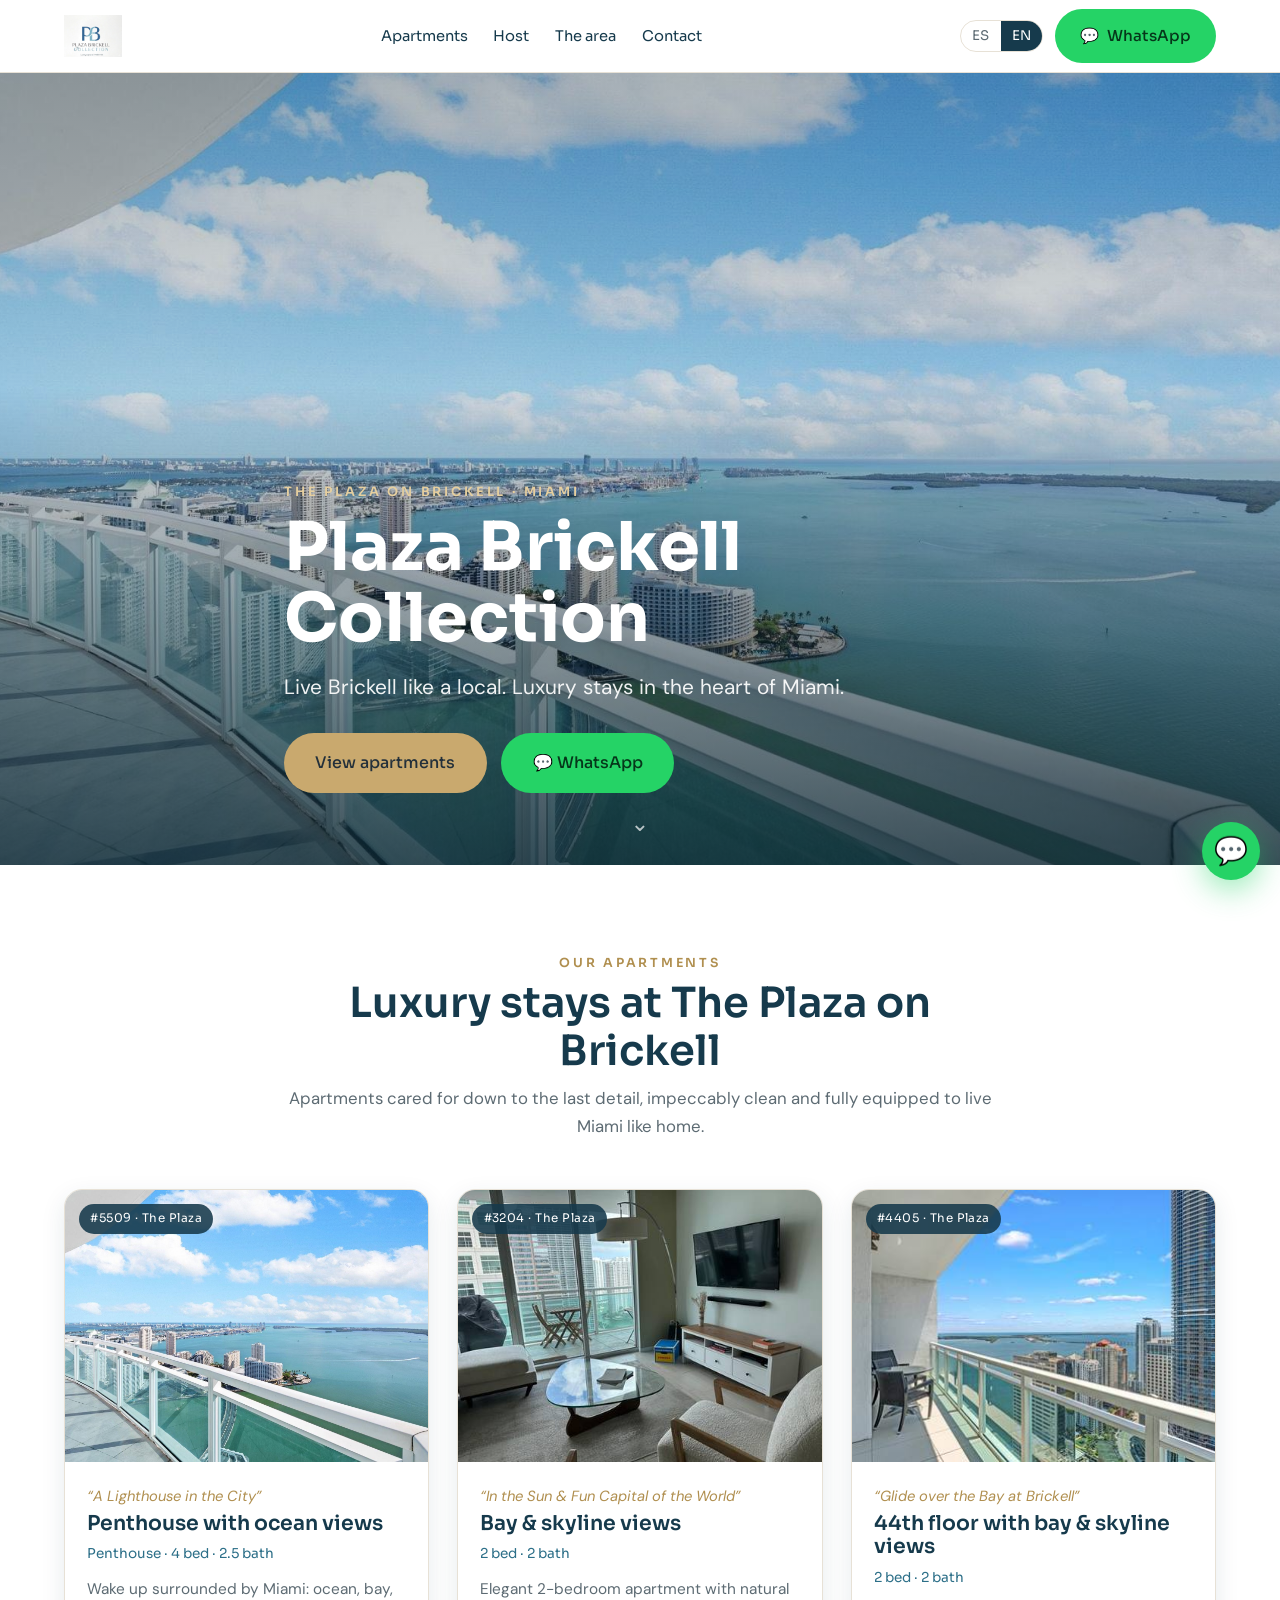
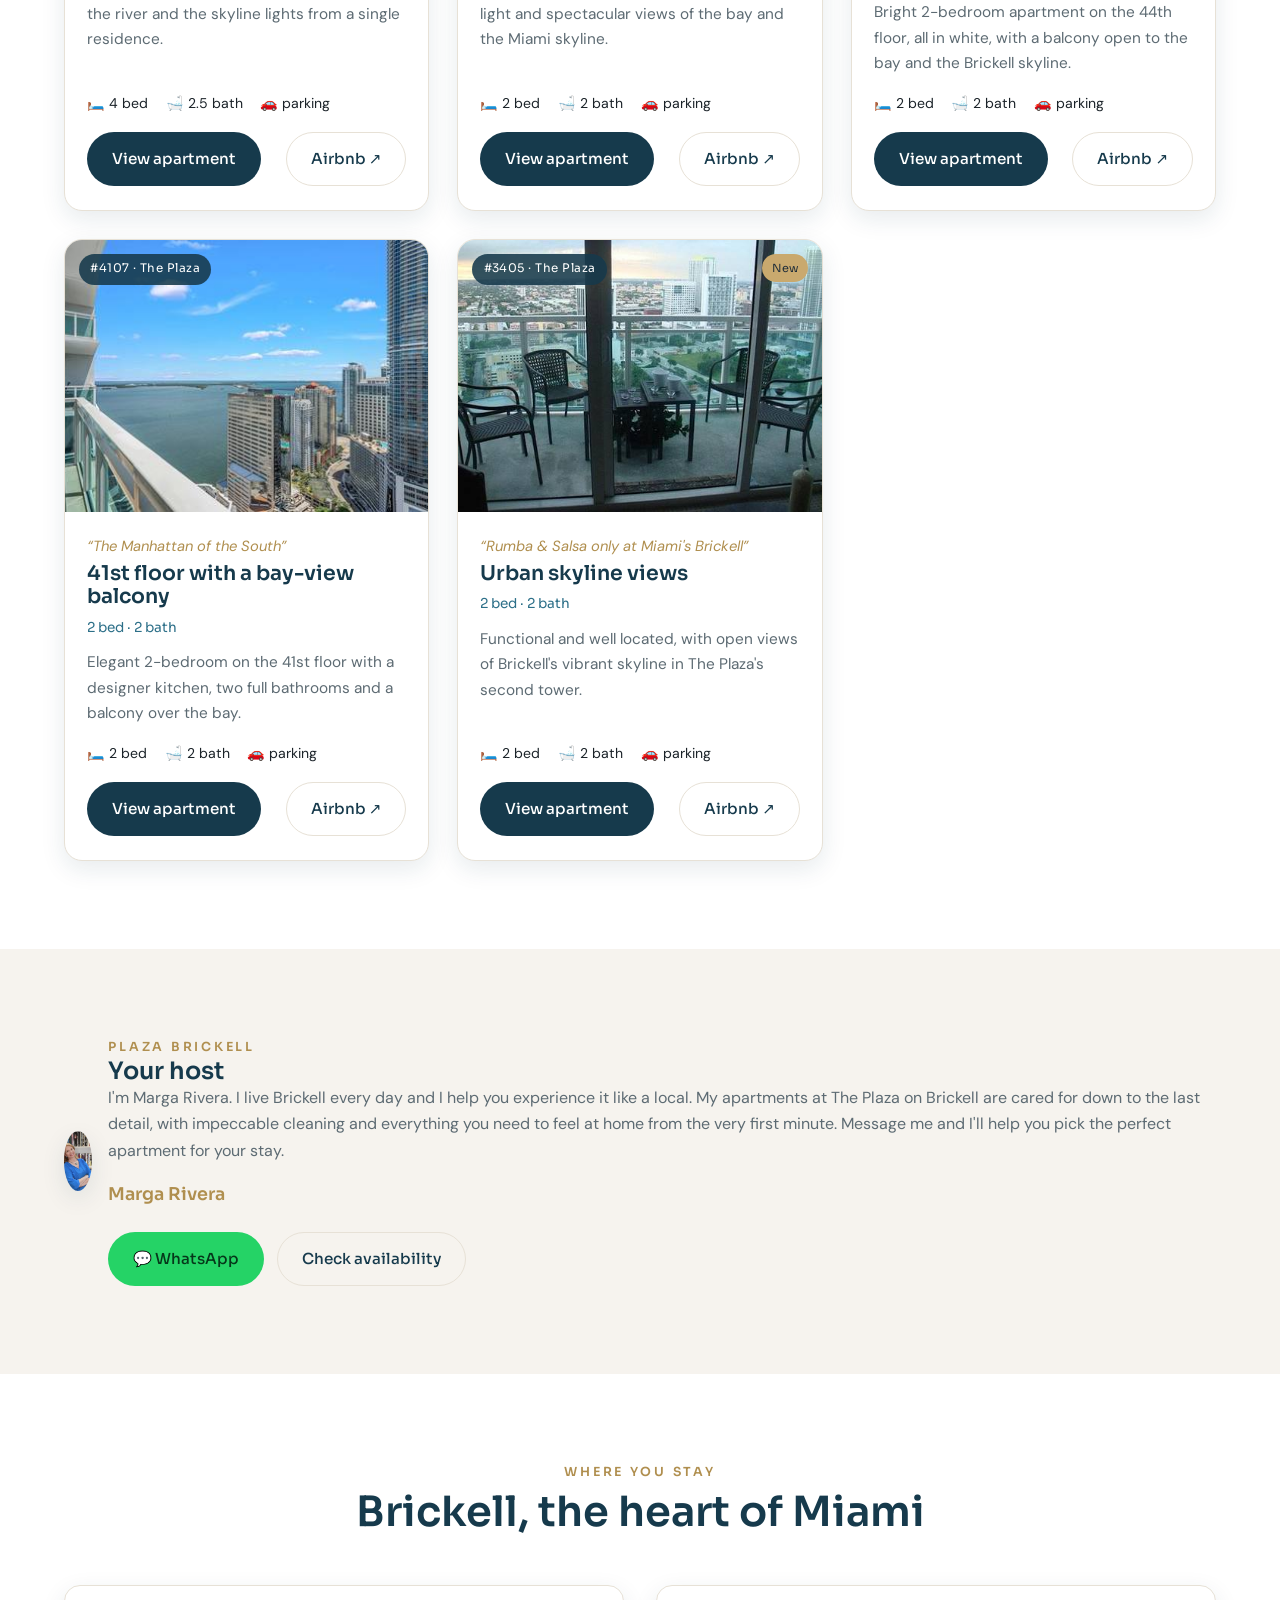
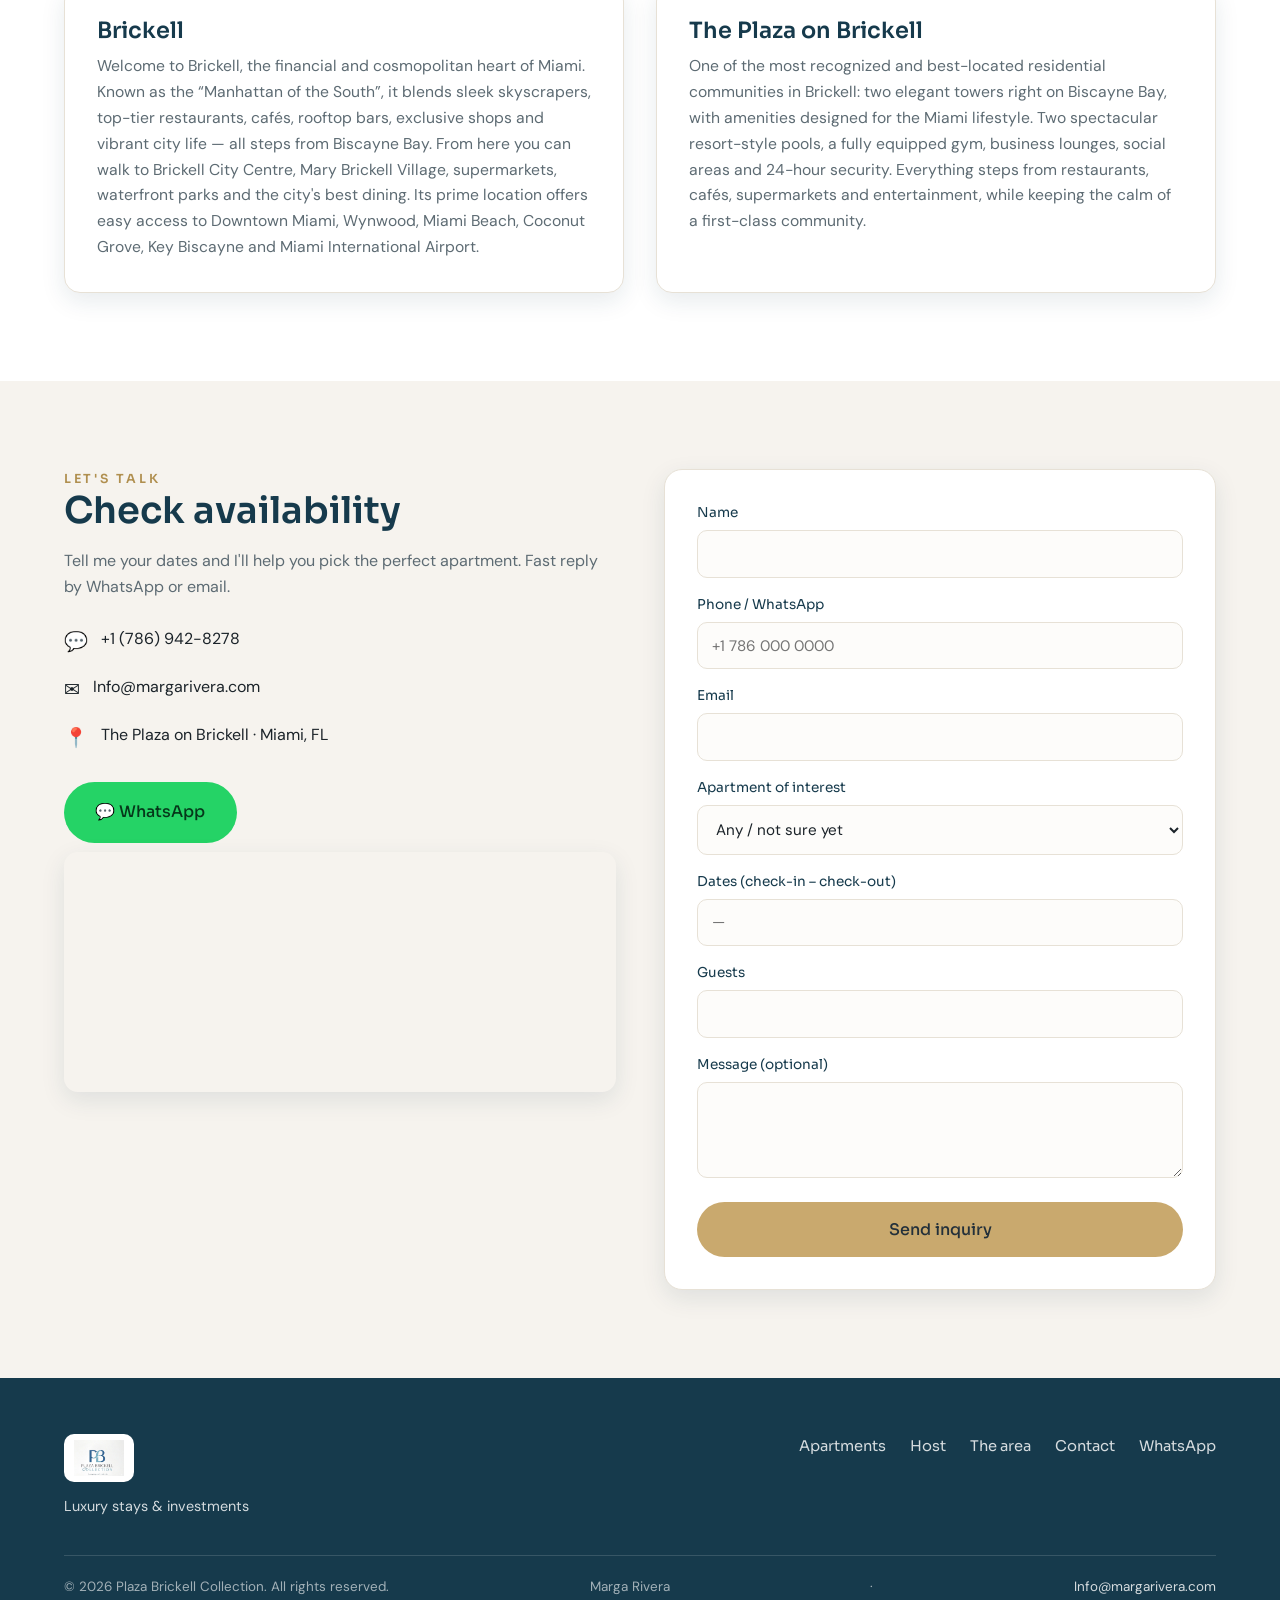
<file: index.html>
<!DOCTYPE html>
<html lang="en">
<head>
  <meta charset="UTF-8">
  <meta name="viewport" content="width=device-width, initial-scale=1.0">
  <title>Plaza Brickell Collection — Luxury stays in Brickell, Miami</title>
  <meta name="description" content="Luxury short-term apartments at The Plaza on Brickell, Miami. Bay & skyline views, resort-style pools, 24h security. Live Brickell like a local with Marga Rivera.">
  <meta name="keywords" content="Brickell apartment rental, The Plaza on Brickell, Miami vacation rental, luxury stay Miami, Brickell Airbnb">
  <link rel="canonical" href="https://miguelf660.github.io/plaza-brickell/">
  <!-- Open Graph -->
  <meta property="og:type" content="website">
  <meta property="og:title" content="Plaza Brickell Collection — Luxury stays in Brickell, Miami">
  <meta property="og:description" content="Luxury short-term apartments at The Plaza on Brickell, Miami. Live Brickell like a local.">
  <meta property="og:image" content="https://miguelf660.github.io/plaza-brickell/assets/img/brand/og.jpg">
  <meta property="og:url" content="https://miguelf660.github.io/plaza-brickell/">
  <meta name="twitter:card" content="summary_large_image">
  <meta name="theme-color" content="#163a4c">
  <!-- Fonts -->
  <link rel="preconnect" href="https://fonts.googleapis.com">
  <link rel="preconnect" href="https://fonts.gstatic.com" crossorigin>
  <link href="https://fonts.googleapis.com/css2?family=DM+Sans:wght@300;400;500;700&family=Sora:wght@300;400;500;600;700&display=swap" rel="stylesheet">
  <link rel="stylesheet" href="assets/css/styles.css">
  <link rel="icon" href="assets/img/brand/logo.jpg">
  <link rel="preload" as="image" href="assets/img/apartments/5509/01.jpg">
</head>
<body>

  <!-- NAV -->
  <header class="nav">
    <div class="wrap nav__inner">
      <a class="nav__logo" href="index.html">
        <img src="assets/img/brand/logo.jpg" alt="Plaza Brickell Collection">
      </a>
      <nav class="nav__links">
        <a href="#apartamentos" data-ui="nav_apts">Apartments</a>
        <a href="#anfitriona" data-ui="nav_host">Host</a>
        <a href="#zona" data-ui="nav_area">The area</a>
        <a href="#contacto" data-ui="nav_contact">Contact</a>
      </nav>
      <div class="nav__actions">
        <div class="lang">
          <button data-lang="es">ES</button>
          <button data-lang="en">EN</button>
        </div>
        <a class="btn btn--wa" data-wa target="_blank" rel="noopener" href="#">💬 <span data-ui="cta_wa">WhatsApp</span></a>
        <button class="nav__burger" aria-label="Menu">☰</button>
      </div>
    </div>
  </header>

  <!-- HERO -->
  <section class="hero">
    <div class="hero__bg" style="background-image:url('assets/img/apartments/5509/01.jpg')"></div>
    <div class="wrap hero__inner">
      <div class="hero__kicker" data-bind="SITE.heroKicker">The Plaza on Brickell · Miami</div>
      <h1 data-bind="SITE.brand">Plaza Brickell Collection</h1>
      <p data-bind="SITE.tagline">Live Brickell like a local. Luxury stays in the heart of Miami.</p>
      <div class="hero__cta">
        <a class="btn btn--gold btn--lg" href="#apartamentos" data-ui="cta_view">View apartments</a>
        <a class="btn btn--wa btn--lg" data-wa target="_blank" rel="noopener" href="#">💬 WhatsApp</a>
      </div>
    </div>
    <a href="#apartamentos" class="scroll-hint">⌄</a>
  </section>

  <!-- APARTAMENTOS -->
  <section class="section" id="apartamentos">
    <div class="wrap">
      <div class="section-head reveal">
        <div class="eyebrow" data-ui="apts_kick">Our apartments</div>
        <h2 data-ui="apts_title">Luxury stays at The Plaza on Brickell</h2>
        <p data-ui="apts_sub">Apartments cared for down to the last detail.</p>
      </div>
      <div class="apts" id="apts"><!-- render JS --></div>
    </div>
  </section>

  <!-- ANFITRIONA -->
  <section class="section section--soft" id="anfitriona">
    <div class="wrap">
      <div class="host">
        <div class="host__photo reveal">
          <img data-bind-src="SITE.host.photo" src="assets/img/brand/marga.jpg" alt="Marga Rivera">
        </div>
        <div class="reveal">
          <div class="eyebrow" data-bind="SITE.brandShort">Plaza Brickell</div>
          <h2 data-bind="PLACES.host.title">Your host</h2>
          <p class="lead" data-bind="PLACES.host.body">…</p>
          <div class="host__sig" data-bind="SITE.host.name">Marga Rivera</div>
          <div class="contact__cta" style="margin-top:1.4rem">
            <a class="btn btn--wa" data-wa target="_blank" rel="noopener" href="#">💬 WhatsApp</a>
            <a class="btn btn--ghost" href="#contacto" data-ui="b_check">Check availability</a>
          </div>
        </div>
      </div>
    </div>
  </section>

  <!-- ZONA -->
  <section class="section" id="zona">
    <div class="wrap">
      <div class="section-head reveal">
        <div class="eyebrow" data-ui="area_kick">Where you stay</div>
        <h2 data-ui="area_title">Brickell, the heart of Miami</h2>
      </div>
      <div class="places">
        <div class="place-card reveal">
          <h3 data-bind="PLACES.brickell.title">Brickell</h3>
          <p data-bind="PLACES.brickell.body">…</p>
        </div>
        <div class="place-card reveal">
          <h3 data-bind="PLACES.plaza.title">The Plaza on Brickell</h3>
          <p data-bind="PLACES.plaza.body">…</p>
        </div>
      </div>
    </div>
  </section>

  <!-- CONTACTO -->
  <section class="section section--soft" id="contacto">
    <div class="wrap">
      <div class="contact">
        <div class="contact__aside reveal">
          <div class="eyebrow" data-ui="contact_kick">Let's talk</div>
          <h2 data-ui="contact_title">Check availability</h2>
          <p class="lead" data-ui="contact_sub">Tell me your dates…</p>
          <ul class="contact__list">
            <li><span class="ic">💬</span> <a data-wa target="_blank" rel="noopener" href="#" data-bind="SITE.phoneDisplay">WhatsApp</a></li>
            <li><span class="ic">✉️</span> <a data-bind-href="SITE.emailHref" href="#" data-bind="SITE.email">email</a></li>
            <li><span class="ic">📍</span> <span>The Plaza on Brickell · Miami, FL</span></li>
          </ul>
          <div class="contact__cta">
            <a class="btn btn--wa btn--lg" data-wa target="_blank" rel="noopener" href="#">💬 WhatsApp</a>
          </div>
          <iframe class="map" loading="lazy" referrerpolicy="no-referrer-when-downgrade"
            title="The Plaza on Brickell, Miami"
            src="https://www.google.com/maps?q=The%20Plaza%20on%20Brickell%2C%20950%20Brickell%20Bay%20Dr%2C%20Miami%2C%20FL%2033131&output=embed"></iframe>
        </div>

        <form class="form" id="inquiry" novalidate>
          <div class="field">
            <label data-ui="f_name">Name</label>
            <input type="text" name="name" required maxlength="120">
          </div>
          <div class="field">
            <label data-ui="f_phone">Phone / WhatsApp</label>
            <input type="tel" name="phone" required maxlength="40" placeholder="+1 786 000 0000">
          </div>
          <div class="field">
            <label data-ui="f_email">Email</label>
            <input type="email" name="email" maxlength="160">
          </div>
          <div class="field">
            <label data-ui="f_apt">Apartment of interest</label>
            <select name="apartment" id="f_apt_select"></select>
          </div>
          <div class="field">
            <label data-ui="f_dates">Dates</label>
            <input type="text" name="dates" maxlength="80" placeholder="—">
          </div>
          <div class="field">
            <label data-ui="f_guests">Guests</label>
            <input type="text" name="guests" maxlength="20">
          </div>
          <div class="field">
            <label data-ui="f_msg">Message (optional)</label>
            <textarea name="message" maxlength="600"></textarea>
          </div>
          <button type="submit" class="btn btn--gold btn--lg" data-ui="f_send">Send inquiry</button>
          <div class="form__msg"></div>
        </form>
      </div>
    </div>
  </section>

  <!-- FOOTER -->
  <footer class="footer">
    <div class="wrap">
      <div class="footer__top">
        <div class="footer__brand">
          <img src="assets/img/brand/logo.jpg" alt="Plaza Brickell Collection">
          <p style="margin-top:.8rem;max-width:280px;font-size:.9rem" data-bind="SITE.logoSub">Luxury stays &amp; investments</p>
        </div>
        <nav class="footer__links">
          <a href="#apartamentos" data-ui="nav_apts">Apartments</a>
          <a href="#anfitriona" data-ui="nav_host">Host</a>
          <a href="#zona" data-ui="nav_area">The area</a>
          <a href="#contacto" data-ui="nav_contact">Contact</a>
          <a data-wa target="_blank" rel="noopener" href="#">WhatsApp</a>
        </nav>
      </div>
      <div class="footer__bottom">
        <span>© <span id="year"></span> <span data-bind="SITE.brand">Plaza Brickell Collection</span>. <span data-ui="foot_rights">All rights reserved.</span></span>
        <span data-bind="SITE.host.name">Marga Rivera</span> · <a data-bind-href="SITE.emailHref" data-bind="SITE.email" href="#">email</a>
      </div>
    </div>
  </footer>

  <a class="fab" data-wa target="_blank" rel="noopener" href="#" aria-label="WhatsApp">💬</a>

  <script src="assets/js/data.js"></script>
  <script src="assets/js/main.js"></script>
  <script>document.getElementById('year').textContent = new Date().getFullYear();</script>
</body>
</html>
</file>
<file: assets/css/styles.css>
/* ============================================================================
   Plaza Brickell Collection — Estilos
   Paleta de marca: azul Brickell (logo) + dorado cálido, fondo claro elegante.
   ============================================================================ */
:root{
  --navy:#163a4c;
  --teal:#2c6f88;
  --teal-d:#1f5167;
  --steel:#6f9bb0;
  --gold:#c9a96e;
  --gold-d:#b08f4f;
  --gold-soft:#e6cf9f;
  --ink:#1b2329;
  --muted:#5d6b73;
  --bg:#ffffff;
  --bg-soft:#f6f3ee;
  --line:#e7e1d6;
  --shadow:0 18px 50px rgba(22,58,76,.14);
  --shadow-sm:0 8px 24px rgba(22,58,76,.10);
  --font-head:'Sora',system-ui,sans-serif;
  --font-body:'DM Sans',system-ui,sans-serif;
  --maxw:1200px;
}
*{box-sizing:border-box;margin:0;padding:0}
html{scroll-behavior:smooth}
body{
  font-family:var(--font-body);
  color:var(--ink);
  background:var(--bg);
  line-height:1.65;
  -webkit-font-smoothing:antialiased;
}
img{max-width:100%;display:block}
a{color:inherit;text-decoration:none}
h1,h2,h3,h4{font-family:var(--font-head);font-weight:600;line-height:1.15;color:var(--navy)}
.wrap{max-width:var(--maxw);margin:0 auto;padding:0 24px}
.eyebrow{
  font-family:var(--font-head);font-size:.78rem;font-weight:600;
  letter-spacing:.22em;text-transform:uppercase;color:var(--gold-d);
}
.section{padding:88px 0}
.section--soft{background:var(--bg-soft)}
.section-head{max-width:720px;margin:0 auto 48px;text-align:center}
.section-head h2{font-size:clamp(1.8rem,3.4vw,2.6rem);margin:.4rem 0 .6rem}
.section-head p{color:var(--muted);font-size:1.05rem}
.lead{color:var(--muted)}

/* Botones */
.btn{
  display:inline-flex;align-items:center;gap:.5rem;
  font-family:var(--font-head);font-weight:500;font-size:.95rem;
  padding:.85rem 1.5rem;border-radius:999px;border:1px solid transparent;
  cursor:pointer;transition:.25s ease;white-space:nowrap;
}
.btn--gold{background:var(--gold);color:#23303a}
.btn--gold:hover{background:var(--gold-d);color:#fff;transform:translateY(-1px)}
.btn--navy{background:var(--navy);color:#fff}
.btn--navy:hover{background:var(--teal-d);transform:translateY(-1px)}
.btn--wa{background:#25d366;color:#06371a}
.btn--wa:hover{background:#1eb455;color:#fff;transform:translateY(-1px)}
.btn--ghost{background:transparent;border-color:var(--line);color:var(--navy)}
.btn--ghost:hover{border-color:var(--gold);color:var(--gold-d)}
.btn--lg{padding:1rem 1.9rem;font-size:1rem}

/* ---------------- NAV ---------------- */
.nav{
  position:sticky;top:0;z-index:50;background:rgba(255,255,255,.92);
  backdrop-filter:blur(10px);border-bottom:1px solid var(--line);
}
.nav__inner{display:flex;align-items:center;justify-content:space-between;height:72px}
.nav__logo{display:flex;align-items:center;gap:.6rem}
.nav__logo img{height:42px;width:auto}
.nav__links{display:flex;align-items:center;gap:1.6rem}
.nav__links a{font-family:var(--font-head);font-size:.92rem;color:var(--navy);transition:.2s}
.nav__links a:hover{color:var(--gold-d)}
.nav__actions{display:flex;align-items:center;gap:.75rem}
.lang{
  display:flex;border:1px solid var(--line);border-radius:999px;overflow:hidden;
  font-family:var(--font-head);font-size:.8rem;
}
.lang button{background:transparent;border:0;padding:.4rem .7rem;cursor:pointer;color:var(--muted);font-family:inherit}
.lang button.is-active{background:var(--navy);color:#fff}
.nav__burger{display:none;background:none;border:0;font-size:1.5rem;color:var(--navy);cursor:pointer}

/* ---------------- HERO ---------------- */
.hero{
  position:relative;min-height:88vh;display:flex;align-items:flex-end;
  color:#fff;background:#0d2733;overflow:hidden;
}
.hero__bg{position:absolute;inset:0;background-size:cover;background-position:center;transform:scale(1.03)}
.hero__bg::after{content:"";position:absolute;inset:0;
  background:linear-gradient(180deg,rgba(13,39,51,.35) 0%,rgba(13,39,51,.15) 40%,rgba(13,39,51,.82) 100%)}
.hero__inner{position:relative;z-index:2;padding-bottom:72px;max-width:760px}
.hero__kicker{color:var(--gold-soft);letter-spacing:.22em;text-transform:uppercase;font-family:var(--font-head);font-weight:600;font-size:.8rem}
.hero h1{color:#fff;font-size:clamp(2.4rem,5.5vw,4.2rem);font-weight:700;margin:.6rem 0 1rem;line-height:1.05}
.hero p{font-size:clamp(1.05rem,2vw,1.3rem);max-width:620px;color:rgba(255,255,255,.92)}
.hero__cta{display:flex;flex-wrap:wrap;gap:.9rem;margin-top:1.8rem}
.scroll-hint{position:absolute;left:50%;bottom:22px;transform:translateX(-50%);z-index:2;color:rgba(255,255,255,.7);font-size:1.4rem;animation:bob 2s infinite}
@keyframes bob{0%,100%{transform:translate(-50%,0)}50%{transform:translate(-50%,8px)}}

/* ---------------- APARTMENTS GRID ---------------- */
.apts{display:grid;grid-template-columns:repeat(3,1fr);gap:28px}
.card{
  background:#fff;border:1px solid var(--line);border-radius:18px;overflow:hidden;
  box-shadow:var(--shadow-sm);transition:.3s ease;display:flex;flex-direction:column;
}
.card:hover{transform:translateY(-6px);box-shadow:var(--shadow)}
.card__media{position:relative;aspect-ratio:4/3;overflow:hidden}
.card__media img{width:100%;height:100%;object-fit:cover;transition:.5s ease}
.card:hover .card__media img{transform:scale(1.06)}
.card__badge{position:absolute;top:14px;left:14px;background:rgba(22,58,76,.88);color:#fff;
  font-family:var(--font-head);font-size:.74rem;letter-spacing:.04em;padding:.35rem .7rem;border-radius:999px}
.card__flag{position:absolute;top:14px;right:14px;background:var(--gold);color:#23303a;
  font-family:var(--font-head);font-size:.7rem;padding:.3rem .6rem;border-radius:999px}
.card__body{padding:22px 22px 24px;display:flex;flex-direction:column;flex:1}
.card__nick{font-style:italic;color:var(--gold-d);font-size:.92rem;margin-bottom:.2rem}
.card__title{font-size:1.28rem;margin-bottom:.5rem}
.card__type{font-family:var(--font-head);font-size:.85rem;color:var(--teal);margin-bottom:.7rem}
.card__short{color:var(--muted);font-size:.96rem;flex:1}
.card__meta{display:flex;gap:1.1rem;flex-wrap:wrap;margin:1rem 0;color:var(--ink);font-size:.88rem}
.card__meta span{display:inline-flex;align-items:center;gap:.35rem}
.card__foot{display:flex;align-items:center;justify-content:space-between;gap:.6rem;margin-top:auto}

/* ---------------- SPLIT (about / places) ---------------- */
.split{display:grid;grid-template-columns:1fr 1fr;gap:56px;align-items:center}
.split__media img{border-radius:18px;box-shadow:var(--shadow);width:100%;object-fit:cover}
.split h2{font-size:clamp(1.7rem,3vw,2.3rem);margin:.4rem 0 1rem}
.split p+p{margin-top:1rem}
.places{display:grid;grid-template-columns:1fr 1fr;gap:32px;margin-top:8px}
.place-card{background:#fff;border:1px solid var(--line);border-radius:16px;padding:32px;box-shadow:var(--shadow-sm)}
.place-card h3{font-size:1.4rem;margin-bottom:.6rem}
.place-card p{color:var(--muted);font-size:.98rem}

/* ---------------- HOST strip ---------------- */
.host{display:grid;grid-template-columns:.8fr 1.2fr;gap:48px;align-items:center}
.host__photo{position:relative}
.host__photo img{border-radius:18px;box-shadow:var(--shadow);aspect-ratio:4/5;object-fit:cover;object-position:center top}
.host__sig{font-family:var(--font-head);color:var(--gold-d);font-size:1.1rem;margin-top:1rem;font-weight:600}

/* ---------------- CONTACT ---------------- */
.contact{display:grid;grid-template-columns:1fr 1fr;gap:48px}
.contact__aside h2{font-size:clamp(1.7rem,3vw,2.3rem);margin-bottom:1rem}
.contact__list{list-style:none;margin:1.6rem 0 0;display:flex;flex-direction:column;gap:1rem}
.contact__list li{display:flex;gap:.8rem;align-items:flex-start;color:var(--ink)}
.contact__list .ic{font-size:1.2rem}
.contact__cta{display:flex;flex-wrap:wrap;gap:.8rem;margin-top:1.8rem}
.form{background:#fff;border:1px solid var(--line);border-radius:18px;padding:32px;box-shadow:var(--shadow-sm)}
.field{margin-bottom:1rem}
.field label{display:block;font-family:var(--font-head);font-size:.85rem;margin-bottom:.35rem;color:var(--navy)}
.field input,.field select,.field textarea{
  width:100%;padding:.8rem .9rem;border:1px solid var(--line);border-radius:10px;
  font-family:var(--font-body);font-size:.95rem;background:#fdfcfa;color:var(--ink);transition:.2s;
}
.field input:focus,.field select:focus,.field textarea:focus{outline:none;border-color:var(--gold);box-shadow:0 0 0 3px rgba(201,169,110,.18)}
.field textarea{min-height:96px;resize:vertical}
.form__msg{margin-top:.8rem;font-size:.9rem;display:none}
.form__msg.ok{display:block;color:#1c7a45}
.form__msg.err{display:block;color:#b3402e}
.form .btn{width:100%;justify-content:center}

/* ---------------- FOOTER ---------------- */
.footer{background:var(--navy);color:rgba(255,255,255,.82);padding:56px 0 28px}
.footer__top{display:flex;flex-wrap:wrap;justify-content:space-between;gap:28px;align-items:flex-start}
.footer__brand img{height:48px;background:#fff;border-radius:10px;padding:6px 10px}
.footer a{color:rgba(255,255,255,.82)}
.footer a:hover{color:var(--gold-soft)}
.footer__links{display:flex;gap:1.5rem;flex-wrap:wrap;font-family:var(--font-head);font-size:.92rem}
.footer__bottom{margin-top:36px;padding-top:20px;border-top:1px solid rgba(255,255,255,.14);
  display:flex;flex-wrap:wrap;justify-content:space-between;gap:10px;font-size:.84rem;color:rgba(255,255,255,.6)}

/* ---------------- DETALLE APARTAMENTO ---------------- */
.detail-hero{position:relative;height:62vh;min-height:420px;background:#0d2733;overflow:hidden;cursor:zoom-in}
.detail-hero img{width:100%;height:100%;object-fit:cover}
.detail-hero__grad{position:absolute;inset:0;background:linear-gradient(180deg,rgba(13,39,51,.25),rgba(13,39,51,.7))}
.detail-hero__cap{position:absolute;left:0;right:0;bottom:0;z-index:2;color:#fff;padding:0 0 34px}
.detail-hero__cap .nick{font-style:italic;color:var(--gold-soft)}
.detail-hero__cap h1{color:#fff;font-size:clamp(1.9rem,4vw,3rem);margin:.3rem 0}
.gallery-count{position:absolute;right:18px;bottom:18px;z-index:2;background:rgba(22,58,76,.8);color:#fff;font-family:var(--font-head);font-size:.82rem;padding:.45rem .8rem;border-radius:999px}
.detail-layout{display:grid;grid-template-columns:1.6fr .9fr;gap:64px;padding:40px 0 8px}
.chips{display:flex;flex-wrap:wrap;gap:.6rem;margin-bottom:1.6rem}
.chip{background:var(--bg-soft);border:1px solid var(--line);border-radius:999px;padding:.45rem .9rem;font-family:var(--font-head);font-size:.85rem;color:var(--navy);display:inline-flex;gap:.4rem;align-items:center}
.detail-body h2{font-size:1.5rem;margin:2rem 0 .8rem}
.detail-body p{color:#384149}
.amen-grid{display:grid;grid-template-columns:repeat(2,1fr);gap:.7rem 1.4rem;margin-top:1rem}
.amen-grid li{list-style:none;display:flex;gap:.6rem;align-items:center;color:var(--ink);font-size:.96rem}
.thumbs{display:grid;grid-template-columns:repeat(4,1fr);gap:10px;margin-top:14px}
.thumbs img{aspect-ratio:1;object-fit:cover;border-radius:10px;cursor:pointer;transition:.2s;border:2px solid transparent}
.thumbs img:hover{transform:scale(1.03);border-color:var(--gold)}
.booking-card{position:sticky;top:96px;background:#fff;border:1px solid var(--line);border-radius:18px;padding:28px;box-shadow:var(--shadow-sm)}
.booking-card h3{font-size:1.25rem;margin-bottom:.3rem}
.booking-card .price-note{color:var(--muted);font-size:.92rem;margin-bottom:1.2rem}
.booking-card .btn{width:100%;justify-content:center;margin-bottom:.6rem}
.booking-card .or{text-align:center;color:var(--muted);font-size:.8rem;margin:.7rem 0}
.notice{background:#fff7e8;border:1px solid #f0dcae;color:#8a6d2f;border-radius:12px;padding:.8rem 1rem;font-size:.88rem;margin-top:1rem}
.backlink{display:inline-flex;align-items:center;gap:.4rem;color:var(--teal);font-family:var(--font-head);font-size:.9rem;margin:24px 0 0}
.map{width:100%;height:320px;border:0;border-radius:14px;margin-top:.6rem;box-shadow:var(--shadow-sm)}
.contact .map{height:240px}

/* ---------------- LIGHTBOX ---------------- */
.lb{position:fixed;inset:0;background:rgba(10,24,31,.94);z-index:100;display:none;align-items:center;justify-content:center}
.lb.open{display:flex}
.lb img{max-width:92vw;max-height:86vh;border-radius:8px;box-shadow:0 20px 60px rgba(0,0,0,.5)}
.lb__close,.lb__nav{position:absolute;background:rgba(255,255,255,.12);border:0;color:#fff;cursor:pointer;
  width:50px;height:50px;border-radius:50%;font-size:1.5rem;display:flex;align-items:center;justify-content:center;transition:.2s}
.lb__close:hover,.lb__nav:hover{background:rgba(255,255,255,.28)}
.lb__close{top:22px;right:22px}
.lb__nav{top:50%;transform:translateY(-50%)}
.lb__prev{left:22px}.lb__next{right:22px}
.lb__counter{position:absolute;bottom:22px;left:50%;transform:translateX(-50%);color:#fff;font-family:var(--font-head);font-size:.9rem}

/* WhatsApp flotante */
.fab{position:fixed;right:20px;bottom:20px;z-index:60;width:58px;height:58px;border-radius:50%;
  background:#25d366;color:#fff;display:flex;align-items:center;justify-content:center;font-size:1.7rem;
  box-shadow:0 10px 30px rgba(37,211,102,.45);transition:.25s}
.fab:hover{transform:scale(1.08)}

/* Reveal on scroll */
.reveal{opacity:0;transform:translateY(24px);transition:.7s ease}
.reveal.in{opacity:1;transform:none}

/* ---------------- RESPONSIVE ---------------- */
@media (max-width:980px){
  .apts{grid-template-columns:repeat(2,1fr)}
  .split,.contact,.host{grid-template-columns:1fr;gap:34px}
  .host__photo{max-width:360px;margin:0 auto}
  .detail-layout{grid-template-columns:1fr;gap:32px}
  .booking-card{position:static}
  .places{grid-template-columns:1fr}
}
@media (max-width:680px){
  .section{padding:60px 0}
  .apts{grid-template-columns:1fr}
  .nav__links{display:none}
  .nav__links.open{display:flex;position:absolute;top:72px;left:0;right:0;background:#fff;
    flex-direction:column;padding:18px 24px;border-bottom:1px solid var(--line);gap:1rem}
  .nav__burger{display:block}
  .amen-grid{grid-template-columns:1fr}
  .thumbs{grid-template-columns:repeat(3,1fr)}
}

/* ===== Ficha estilo Airbnb ===== */
.detail{padding-top:8px}
.detail__head{margin:18px 0 18px}
.detail__head h1{font-size:clamp(1.5rem,2.6vw,2rem);font-weight:600}
.detail__head .nick{font-family:var(--font-body);font-weight:300;font-style:italic;color:var(--muted);font-size:.7em}
.detail__sub{display:flex;flex-wrap:wrap;align-items:center;gap:.5rem;margin-top:.4rem;font-size:.95rem;color:var(--ink)}
.detail__sub .dot,.facts .dot{color:var(--muted)}
.rating{font-weight:600}
.rating .muted{font-weight:400}
.muted{color:var(--muted)}
.badge-new{background:var(--navy);color:#fff;border-radius:6px;padding:.1rem .5rem;font-size:.8rem;font-family:var(--font-head)}
.mosaic{position:relative;display:grid;grid-template-columns:2fr 1fr 1fr;grid-template-rows:260px 260px;gap:8px;border-radius:18px;overflow:hidden}
.mosaic__cell{overflow:hidden;cursor:zoom-in;background:#e9e4dc}
.mosaic__cell:first-child{grid-row:1/3}
.mosaic__cell img{width:100%;height:100%;object-fit:cover;transition:transform .35s}
.mosaic__cell:hover img{transform:scale(1.04)}
.mosaic__all{position:absolute;right:16px;bottom:16px;background:#fff;border:1px solid var(--ink);border-radius:9px;padding:.5rem .9rem;font-family:var(--font-head);font-size:.85rem;font-weight:500;cursor:pointer;box-shadow:var(--shadow-sm)}
.mosaic__all:hover{background:var(--bg-soft)}
.sec{padding:28px 0;border-bottom:1px solid var(--line)}
.sec:last-child{border-bottom:0}
.sec h2{font-size:1.35rem;margin-bottom:.9rem}
.sec--summary{padding-top:0}
.sec--summary h2{margin-bottom:.2rem}
.facts{color:var(--muted);font-size:.98rem}
.sec--wide{padding:36px 0}
.host{display:flex;align-items:center;gap:1rem}
.host img{width:60px;height:60px;border-radius:50%;object-fit:cover;box-shadow:var(--shadow-sm)}
.host strong{display:block;font-family:var(--font-head);font-size:1.05rem;color:var(--navy)}
.host span{color:var(--muted);font-size:.9rem}
.hl{list-style:none;display:grid;gap:1.1rem}
.hl li{display:flex;gap:1rem;align-items:flex-start}
.hl__icon{font-size:1.5rem;line-height:1.2;width:2rem;text-align:center}
.hl strong{display:block;font-family:var(--font-head);font-size:1rem;color:var(--navy)}
.hl span{color:var(--muted);font-size:.92rem}
.desc{position:relative}
.desc.collapsed{max-height:260px;overflow:hidden}
.desc.collapsed:after{content:"";position:absolute;left:0;right:0;bottom:0;height:70px;background:linear-gradient(rgba(255,255,255,0),#fff)}
.desc p{font-size:1rem;line-height:1.7}
.linkbtn{background:none;border:0;padding:0;margin-top:.6rem;font-family:var(--font-head);font-weight:600;color:var(--navy);text-decoration:underline;cursor:pointer;font-size:.95rem}
.sleep{display:grid;grid-template-columns:repeat(auto-fill,minmax(200px,1fr));gap:14px}
.sleep__card{border:1px solid var(--line);border-radius:14px;padding:18px;background:#fff}
.sleep__icon{font-size:1.3rem;margin-bottom:.4rem}
.sleep__card strong{display:block;font-family:var(--font-head);color:var(--navy)}
.sleep__card span{color:var(--muted);font-size:.9rem}
.amen-grid li span{width:1.6rem;text-align:center;font-size:1.15rem}
.bookform{display:grid;gap:.7rem}
.bookform__row{display:grid;grid-template-columns:minmax(0,1fr) minmax(0,1fr);border:1px solid var(--ink);border-radius:12px;overflow:hidden}
.bookform__row label{padding:.55rem .8rem;display:grid;gap:.1rem;min-width:0}
.bookform__row label+label{border-left:1px solid var(--ink)}
.bookform label span{font-family:var(--font-head);font-size:.66rem;font-weight:700;letter-spacing:.06em;text-transform:uppercase;color:var(--ink)}
.bookform input,.bookform select{border:0;background:none;font:inherit;font-size:.95rem;color:var(--ink);width:100%;min-width:0;outline:none}
.detail-body,.detail-layout>aside{min-width:0}
.sleep{grid-template-columns:repeat(auto-fill,minmax(160px,1fr))}
.bookform__g{border:1px solid var(--ink);border-radius:12px;padding:.55rem .8rem;display:grid;gap:.1rem}
.bookform .btn{margin-top:.3rem}
.nocharge{text-align:center;color:var(--muted);font-size:.85rem;margin-top:-.2rem}
.wa-hint{text-align:center;color:var(--muted);font-size:.8rem}
.booking-card .btn{margin-bottom:0}
.know{display:grid;grid-template-columns:1fr 1fr;gap:32px}
.know h4{font-size:1.02rem;margin-bottom:.6rem}
.know ul{list-style:none;display:grid;gap:.45rem;color:var(--ink);font-size:.95rem}
.know p{color:var(--ink);font-size:.95rem}
@media (max-width:900px){
  .mosaic{grid-template-columns:1fr;grid-template-rows:280px;border-radius:14px}
  .mosaic__cell:not(:first-child){display:none}
  .mosaic__cell:first-child{grid-row:auto}
  .know{grid-template-columns:1fr}
  .detail-layout{gap:24px;padding-top:8px}
}
</file>
